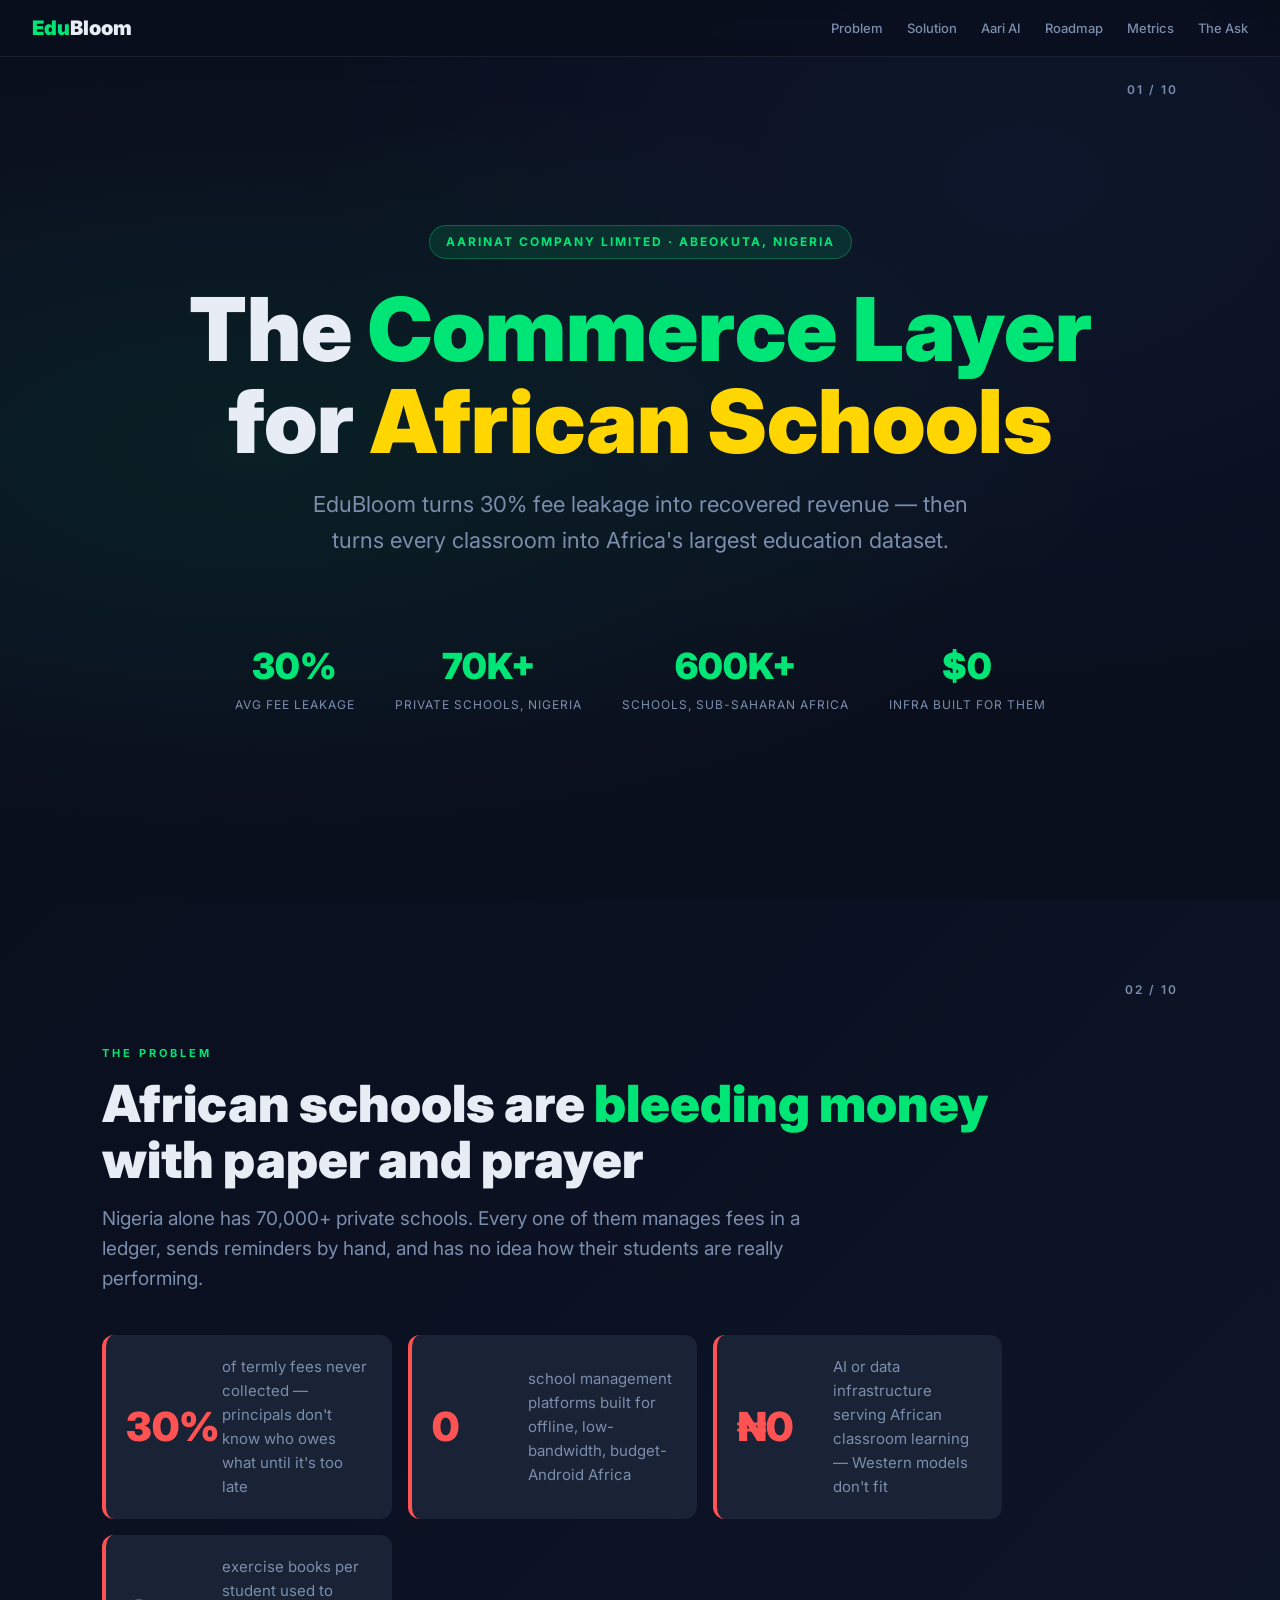
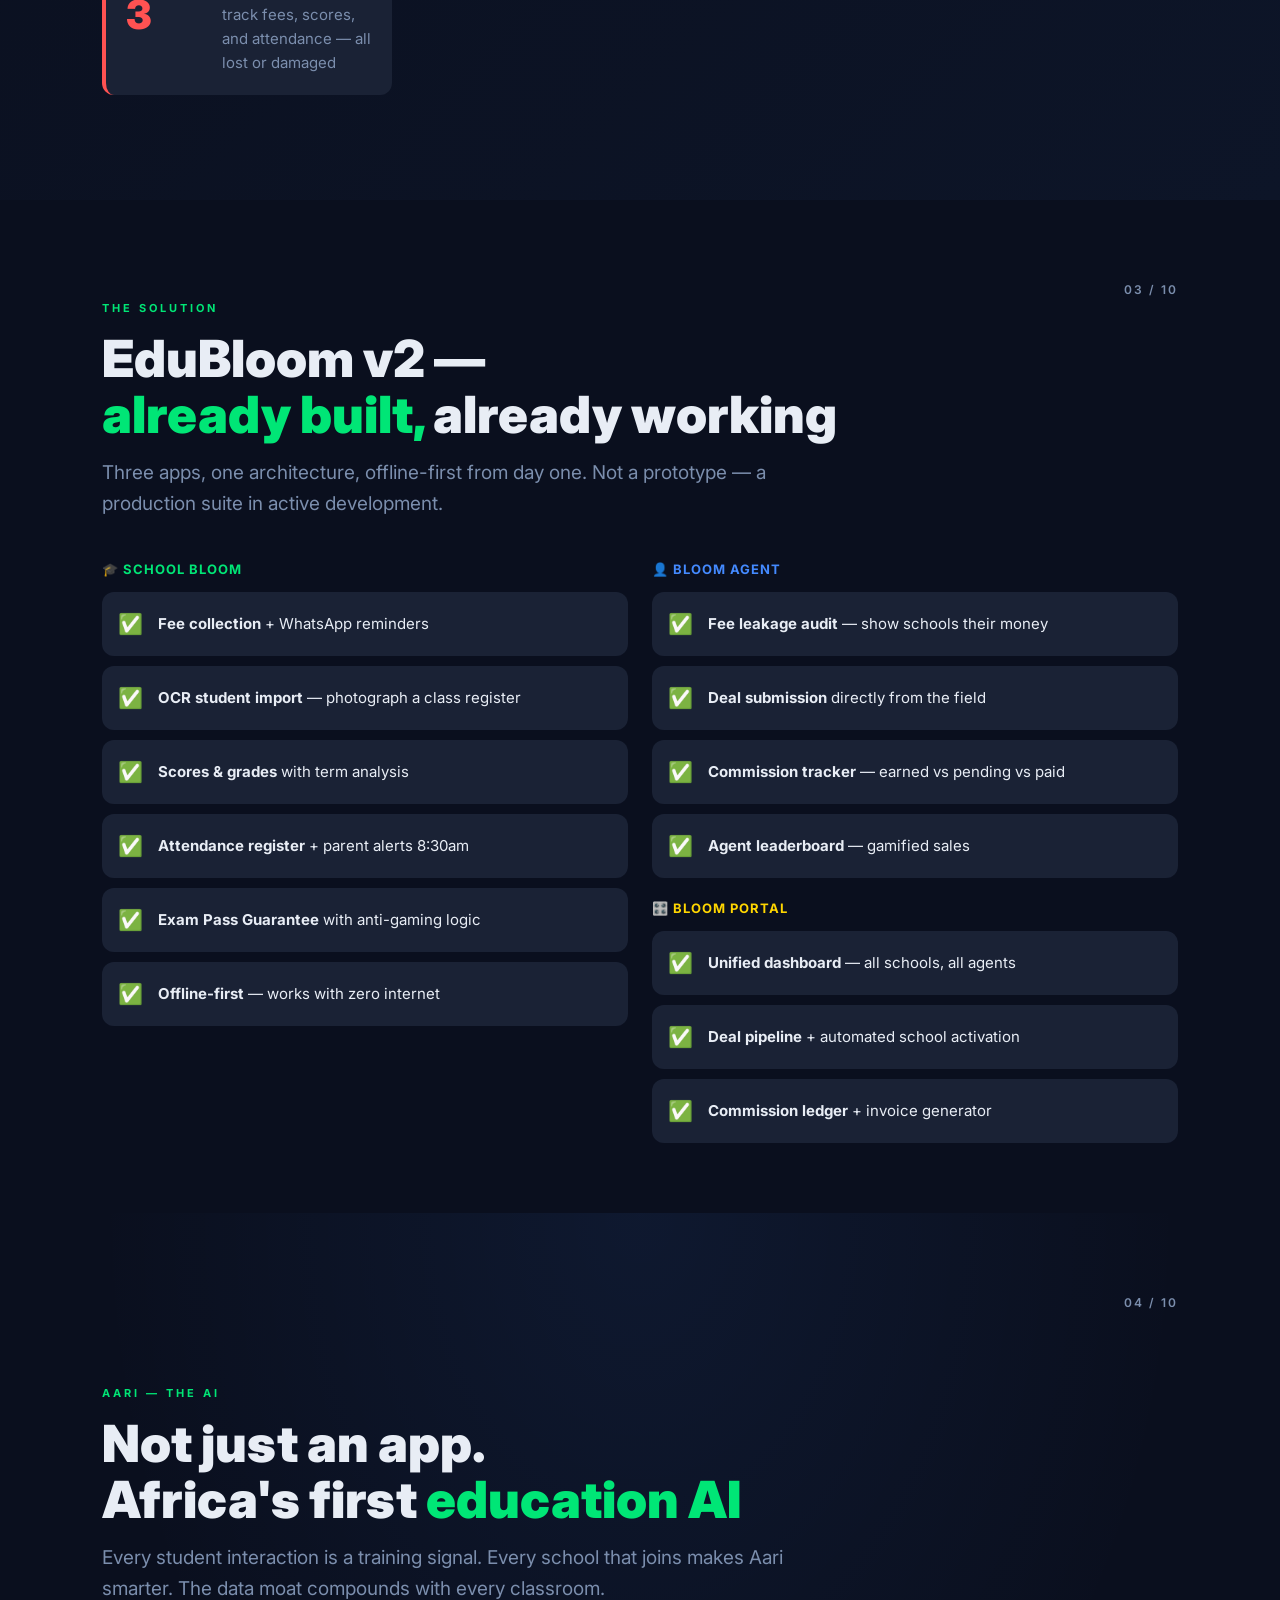
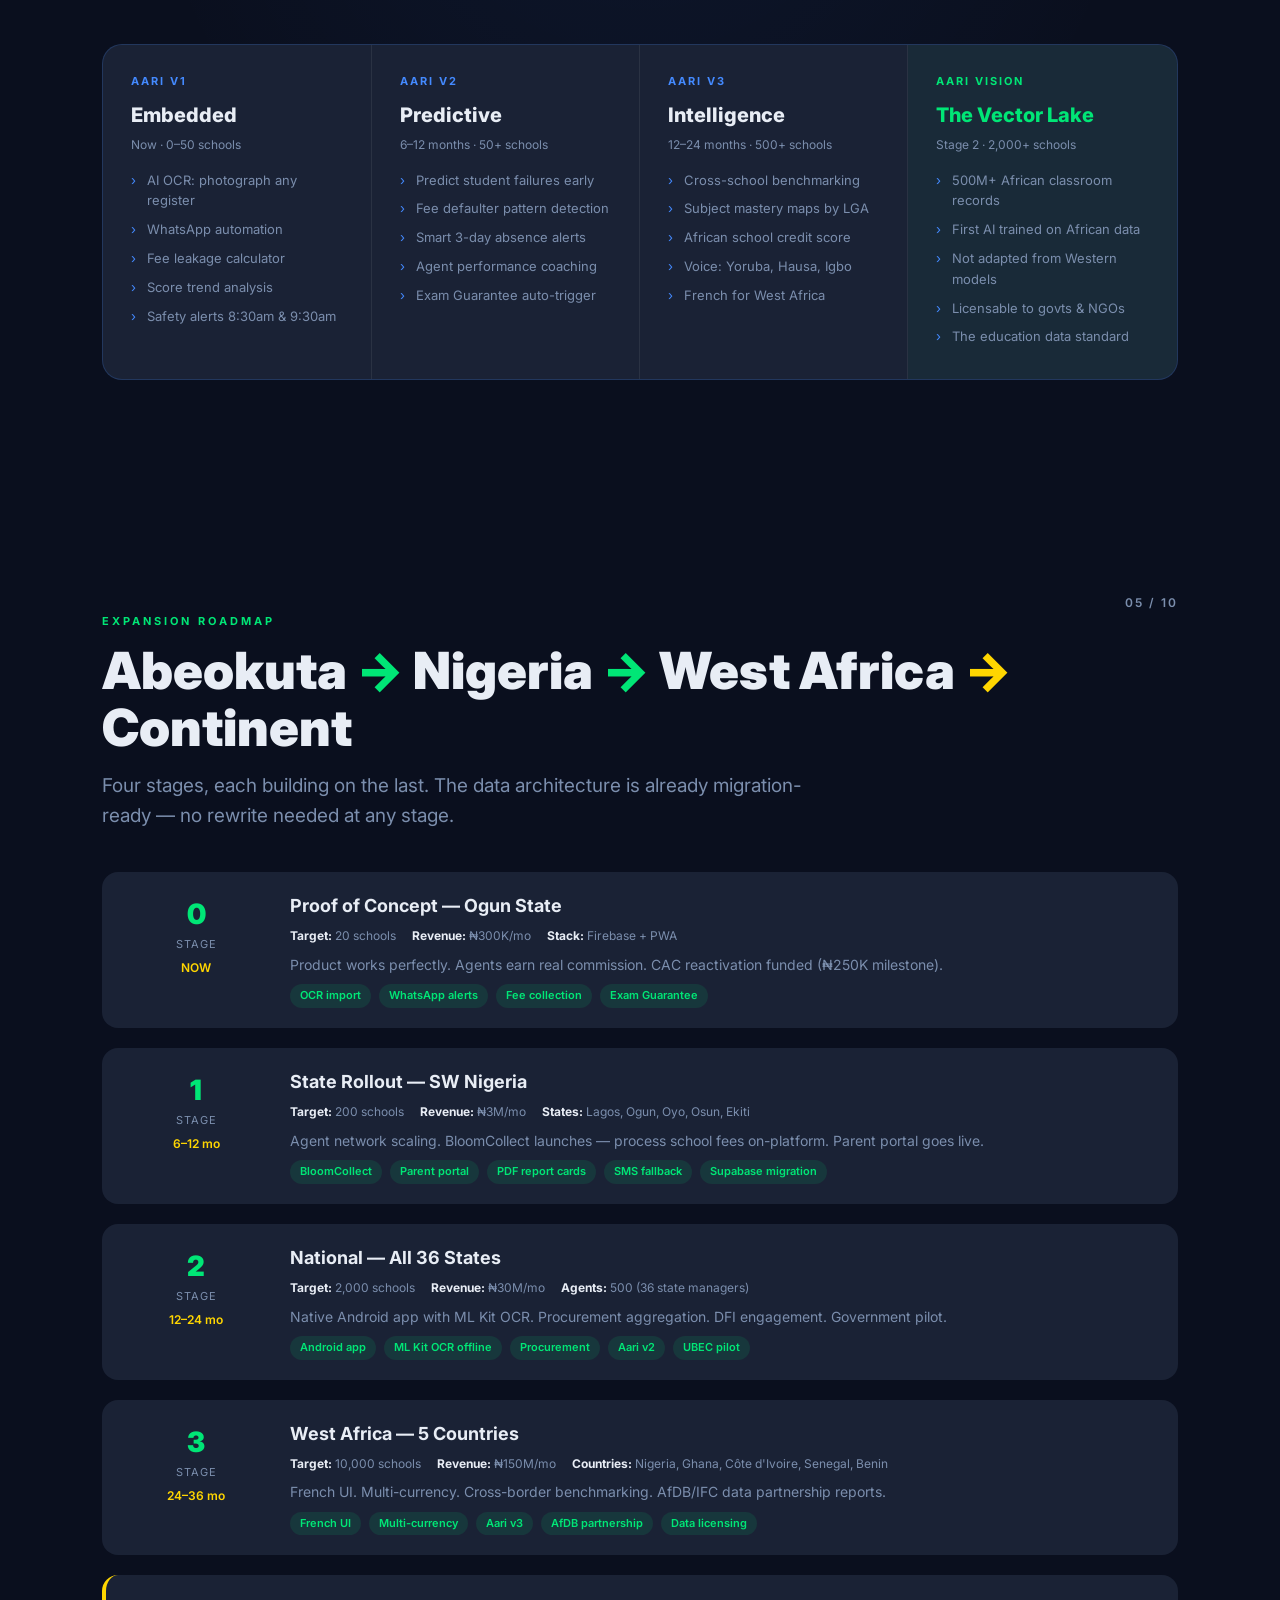
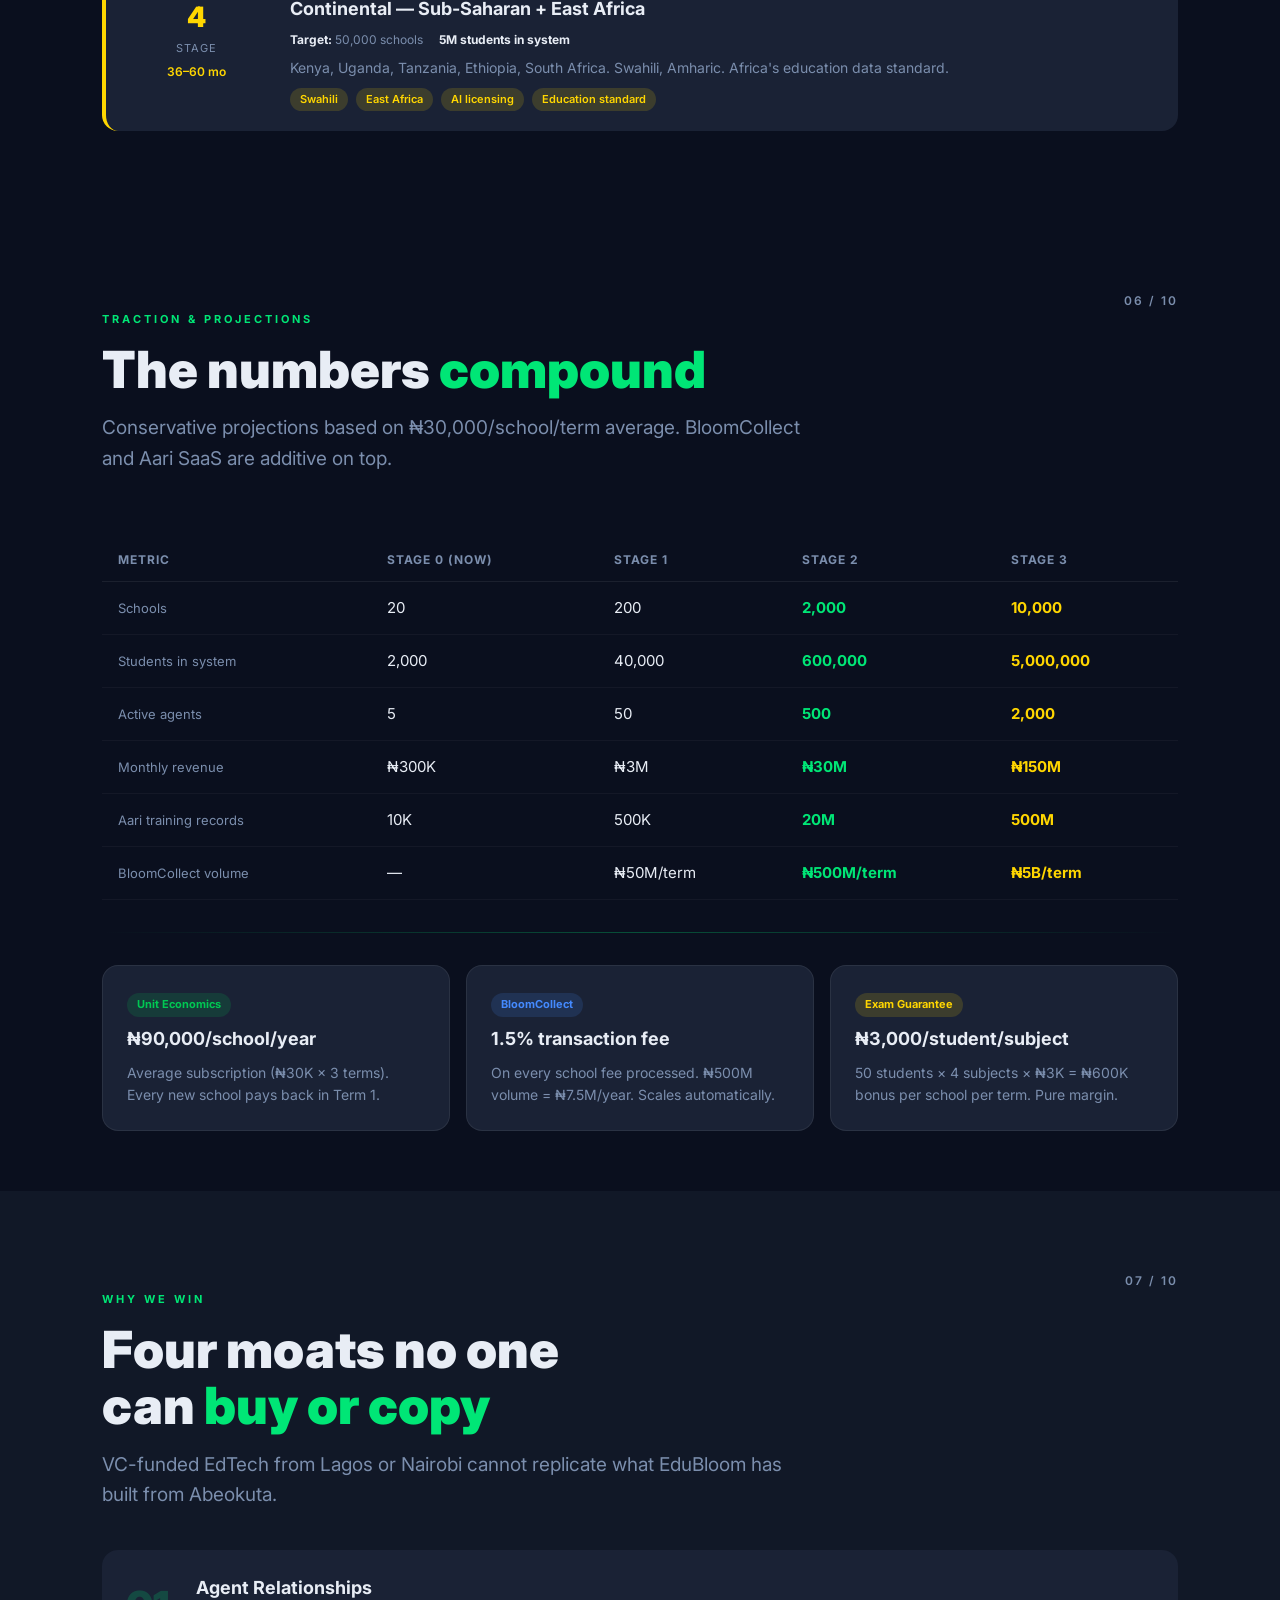
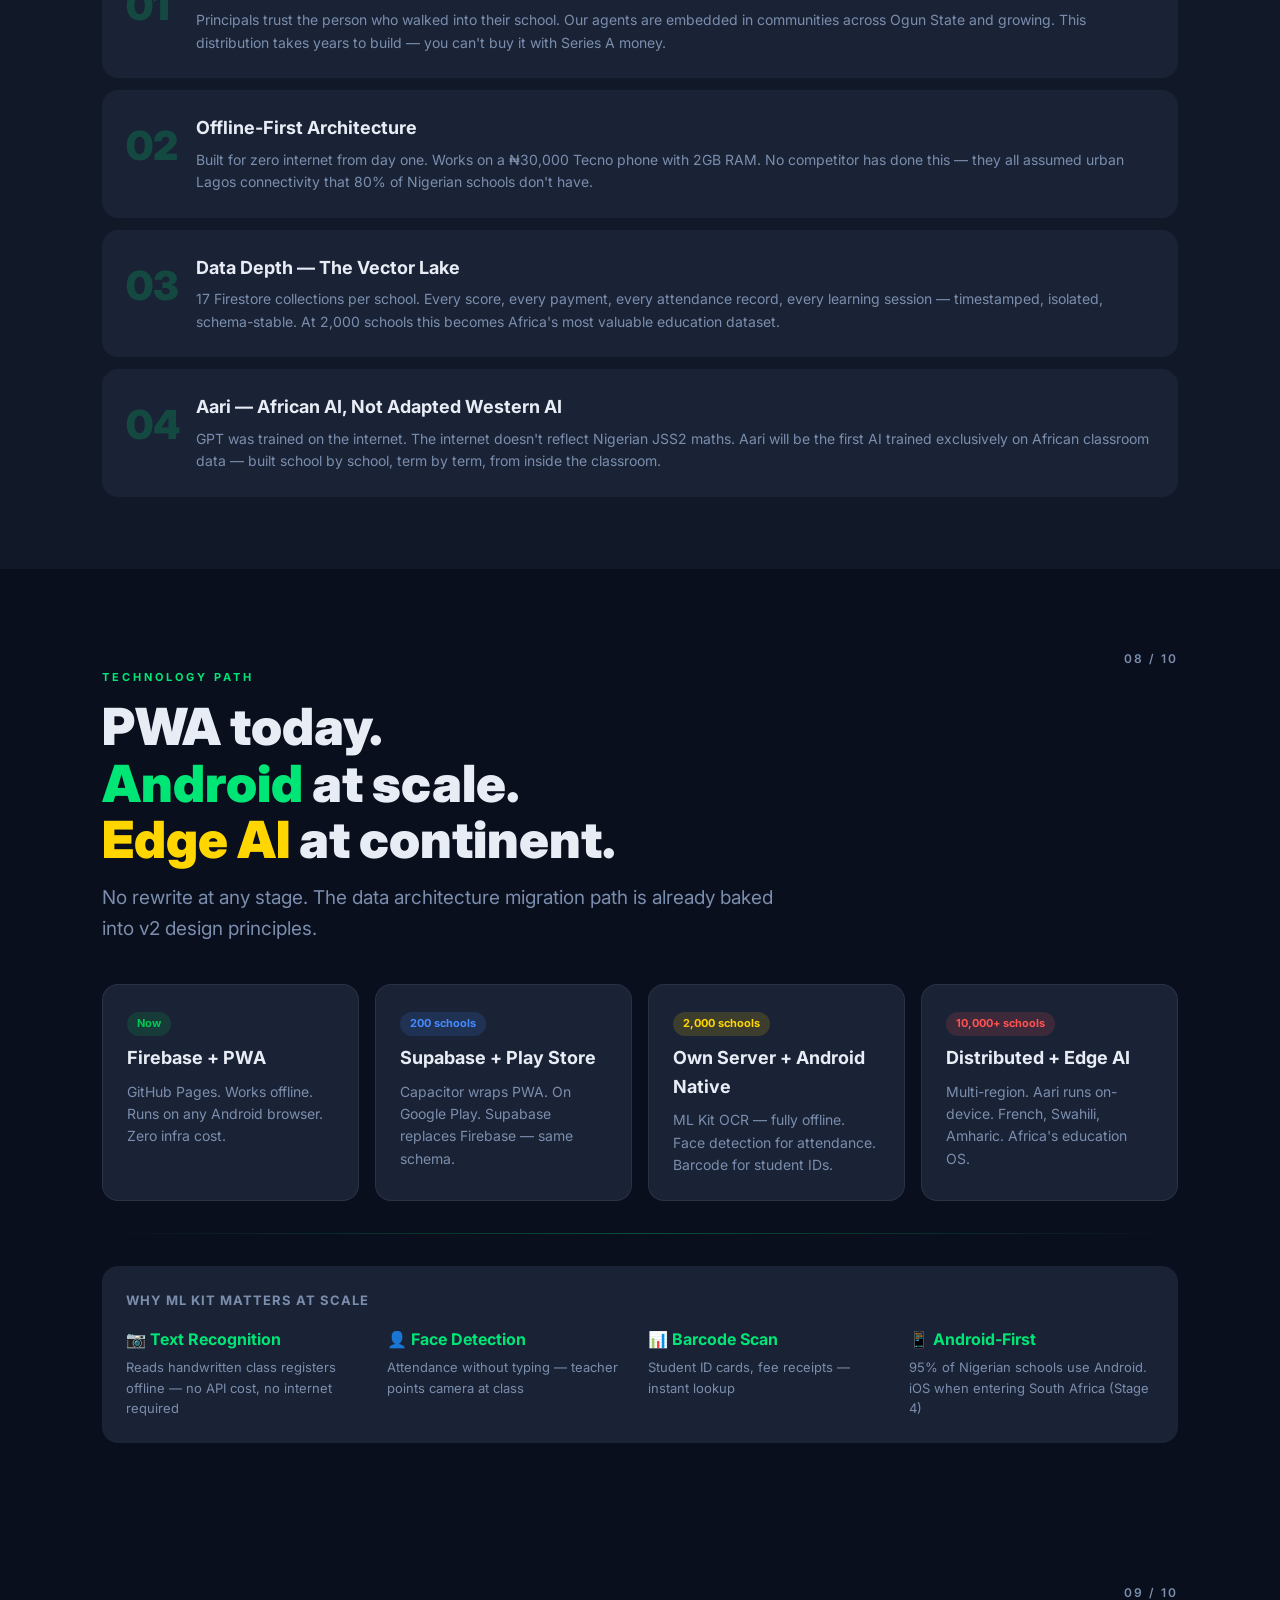
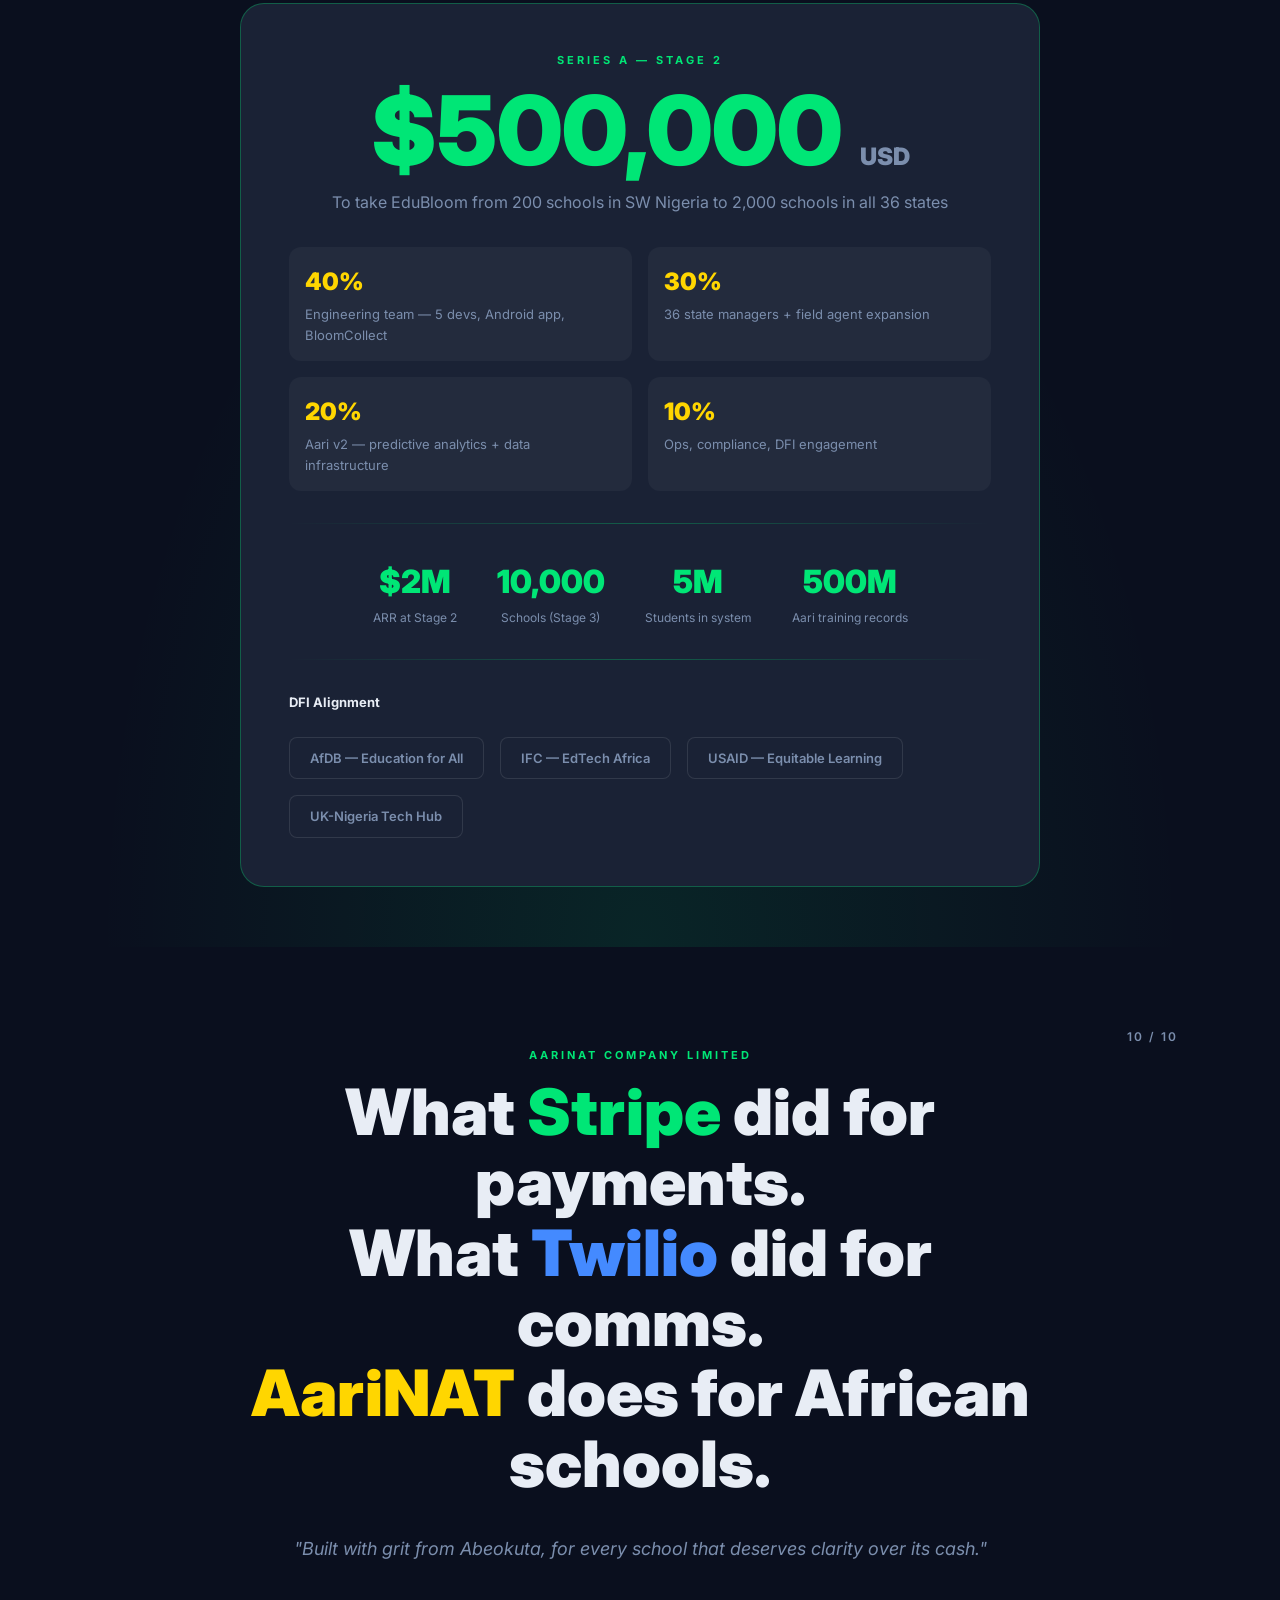
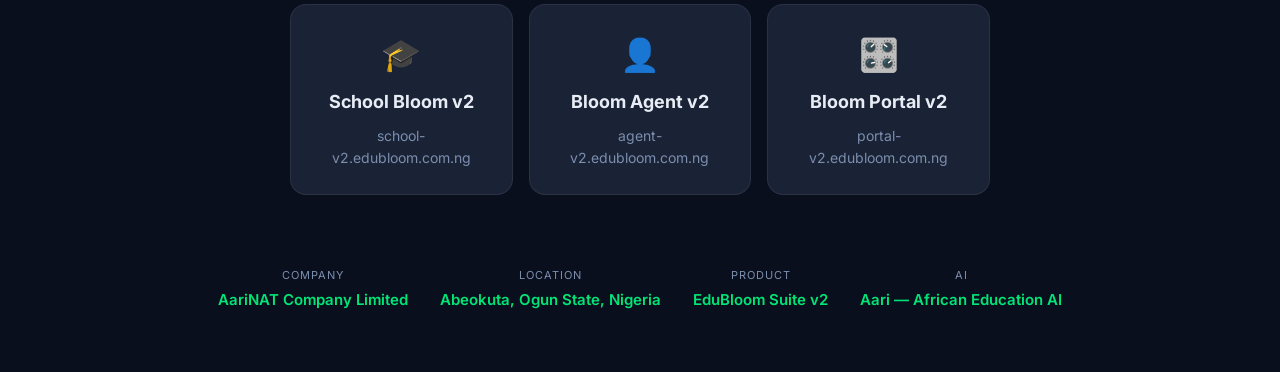
<file: PITCH_DECK.html>
<!DOCTYPE html>
<html lang="en">
<head>
<meta charset="UTF-8"/>
<meta name="viewport" content="width=device-width,initial-scale=1"/>
<title>EduBloom — Africa Expansion Pitch Deck</title>
<style>
  @import url('https://fonts.googleapis.com/css2?family=Inter:wght@300;400;600;700;900&display=swap');
  *{margin:0;padding:0;box-sizing:border-box;}
  :root{
    --green:#00C853;--dark:#0A0F1E;--mid:#111827;--card:#1A2235;
    --accent:#00E676;--gold:#FFD600;--text:#E8EDF5;--muted:#7B8EAD;
    --red:#FF5252;--blue:#448AFF;
  }
  html{scroll-behavior:smooth;}
  body{font-family:'Inter',sans-serif;background:var(--dark);color:var(--text);line-height:1.6;}

  /* NAV */
  nav{position:fixed;top:0;left:0;right:0;z-index:100;background:rgba(10,15,30,0.95);
      backdrop-filter:blur(10px);border-bottom:1px solid rgba(255,255,255,0.07);
      padding:12px 32px;display:flex;align-items:center;justify-content:space-between;}
  .nav-logo{font-size:20px;font-weight:900;color:var(--accent);}
  .nav-logo span{color:var(--text);}
  .nav-links{display:flex;gap:24px;}
  .nav-links a{color:var(--muted);text-decoration:none;font-size:13px;font-weight:500;
               transition:color .2s;}
  .nav-links a:hover{color:var(--accent);}

  /* SLIDES */
  .slide{min-height:100vh;display:flex;flex-direction:column;justify-content:center;
         padding:100px 8% 60px;position:relative;overflow:hidden;}
  .slide-num{position:absolute;top:80px;right:8%;font-size:12px;color:var(--muted);
             font-weight:600;letter-spacing:2px;}

  /* HERO */
  .hero{background:radial-gradient(ellipse at 20% 50%,rgba(0,230,118,0.08) 0%,transparent 60%),
        radial-gradient(ellipse at 80% 20%,rgba(68,138,255,0.06) 0%,transparent 50%),var(--dark);
        text-align:center;align-items:center;}
  .hero-badge{display:inline-block;background:rgba(0,230,118,0.12);border:1px solid rgba(0,230,118,0.3);
              color:var(--accent);font-size:12px;font-weight:700;letter-spacing:2px;
              padding:6px 16px;border-radius:20px;margin-bottom:24px;text-transform:uppercase;}
  .hero h1{font-size:clamp(42px,7vw,88px);font-weight:900;line-height:1.05;margin-bottom:20px;}
  .hero h1 .green{color:var(--accent);}
  .hero h1 .gold{color:var(--gold);}
  .hero-sub{font-size:clamp(16px,2.5vw,22px);color:var(--muted);max-width:700px;margin:0 auto 40px;}
  .hero-stats{display:flex;gap:40px;justify-content:center;flex-wrap:wrap;margin-top:40px;}
  .hstat{text-align:center;}
  .hstat .num{font-size:36px;font-weight:900;color:var(--accent);}
  .hstat .lbl{font-size:12px;color:var(--muted);text-transform:uppercase;letter-spacing:1px;}

  /* SECTION HEADERS */
  .slide-label{font-size:11px;font-weight:700;letter-spacing:3px;text-transform:uppercase;
               color:var(--accent);margin-bottom:12px;}
  h2{font-size:clamp(30px,4vw,52px);font-weight:900;line-height:1.1;margin-bottom:16px;}
  h2 .accent{color:var(--accent);}
  h2 .gold{color:var(--gold);}
  .lead{font-size:clamp(15px,2vw,19px);color:var(--muted);max-width:700px;margin-bottom:40px;}

  /* CARDS */
  .card-grid{display:grid;gap:16px;}
  .card-grid.cols-2{grid-template-columns:repeat(auto-fit,minmax(280px,1fr));}
  .card-grid.cols-3{grid-template-columns:repeat(auto-fit,minmax(220px,1fr));}
  .card-grid.cols-4{grid-template-columns:repeat(auto-fit,minmax(200px,1fr));}
  .card{background:var(--card);border:1px solid rgba(255,255,255,0.07);border-radius:16px;
        padding:24px;transition:transform .2s,border-color .2s;}
  .card:hover{transform:translateY(-3px);border-color:rgba(0,230,118,0.3);}
  .card .icon{font-size:32px;margin-bottom:12px;}
  .card h3{font-size:18px;font-weight:700;margin-bottom:8px;}
  .card p{font-size:14px;color:var(--muted);}
  .card .tag{display:inline-block;font-size:11px;font-weight:700;padding:3px 10px;
             border-radius:20px;margin-bottom:8px;}
  .tag-green{background:rgba(0,200,83,0.15);color:var(--green);}
  .tag-blue{background:rgba(68,138,255,0.15);color:var(--blue);}
  .tag-gold{background:rgba(255,214,0,0.15);color:var(--gold);}
  .tag-red{background:rgba(255,82,82,0.15);color:var(--red);}

  /* PROBLEM */
  .problem{background:linear-gradient(135deg,#0A0F1E 0%,#0d1528 100%);}
  .problem-stat{display:flex;align-items:center;gap:16px;padding:20px;
                background:var(--card);border-radius:12px;border-left:4px solid var(--red);}
  .problem-stat .big{font-size:40px;font-weight:900;color:var(--red);min-width:80px;}
  .problem-stat p{color:var(--muted);font-size:15px;}

  /* SOLUTION */
  .solution-row{display:flex;align-items:center;gap:12px;padding:16px;
                background:var(--card);border-radius:12px;margin-bottom:10px;}
  .solution-row .check{color:var(--accent);font-size:20px;min-width:28px;}
  .solution-row p{font-size:15px;}
  .solution-row p strong{color:var(--text);}

  /* AARI */
  .aari{background:radial-gradient(ellipse at 50% 0%,rgba(68,138,255,0.08) 0%,transparent 60%),var(--dark);}
  .aari-stages{display:grid;grid-template-columns:repeat(auto-fit,minmax(220px,1fr));gap:0;}
  .aari-stage{padding:28px;border-right:1px solid rgba(255,255,255,0.07);position:relative;}
  .aari-stage:last-child{border-right:none;}
  .aari-stage .ver{font-size:11px;font-weight:700;letter-spacing:2px;color:var(--blue);
                   margin-bottom:8px;text-transform:uppercase;}
  .aari-stage h3{font-size:20px;font-weight:800;margin-bottom:4px;}
  .aari-stage .when{font-size:12px;color:var(--muted);margin-bottom:12px;}
  .aari-stage ul{list-style:none;padding:0;}
  .aari-stage ul li{font-size:13px;color:var(--muted);padding:4px 0;padding-left:16px;
                    position:relative;}
  .aari-stage ul li::before{content:"›";position:absolute;left:0;color:var(--blue);}
  .aari-container{background:var(--card);border:1px solid rgba(68,138,255,0.2);
                  border-radius:20px;overflow:hidden;}

  /* ROADMAP */
  .roadmap{background:var(--dark);}
  .stage-row{display:grid;grid-template-columns:140px 1fr;gap:24px;align-items:start;
             margin-bottom:20px;padding:20px;background:var(--card);border-radius:16px;
             border-left:4px solid transparent;transition:border-color .2s;}
  .stage-row:hover{border-left-color:var(--accent);}
  .stage-badge{text-align:center;}
  .stage-badge .s-num{font-size:28px;font-weight:900;color:var(--accent);}
  .stage-badge .s-lbl{font-size:11px;color:var(--muted);text-transform:uppercase;letter-spacing:1px;}
  .stage-badge .s-time{font-size:12px;color:var(--gold);font-weight:600;margin-top:4px;}
  .stage-content h3{font-size:18px;font-weight:700;margin-bottom:6px;}
  .stage-content .s-meta{display:flex;gap:16px;flex-wrap:wrap;margin-bottom:8px;}
  .stage-content .s-meta span{font-size:12px;color:var(--muted);}
  .stage-content .s-meta span strong{color:var(--text);}
  .stage-pills{display:flex;gap:8px;flex-wrap:wrap;margin-top:8px;}
  .pill{font-size:11px;padding:3px 10px;border-radius:20px;
        background:rgba(0,230,118,0.1);color:var(--accent);font-weight:600;}

  /* METRICS */
  .metrics-table{width:100%;border-collapse:collapse;margin-top:24px;}
  .metrics-table th{text-align:left;padding:12px 16px;font-size:12px;font-weight:700;
                    letter-spacing:1px;text-transform:uppercase;color:var(--muted);
                    border-bottom:1px solid rgba(255,255,255,0.07);}
  .metrics-table td{padding:14px 16px;font-size:15px;border-bottom:1px solid rgba(255,255,255,0.04);}
  .metrics-table tr:hover td{background:rgba(255,255,255,0.02);}
  .metrics-table td:first-child{color:var(--muted);font-size:13px;}
  .metrics-table .highlight{color:var(--accent);font-weight:700;}
  .metrics-table .gold{color:var(--gold);font-weight:700;}

  /* MOAT */
  .moat-item{display:flex;gap:20px;padding:24px;background:var(--card);
             border-radius:16px;margin-bottom:12px;}
  .moat-item .m-num{font-size:40px;font-weight:900;color:rgba(0,230,118,0.2);min-width:50px;}
  .moat-item h3{font-size:18px;font-weight:700;margin-bottom:6px;}
  .moat-item p{font-size:14px;color:var(--muted);}

  /* ASK */
  .ask{background:radial-gradient(ellipse at 50% 100%,rgba(0,230,118,0.1) 0%,transparent 60%),var(--dark);
       text-align:center;align-items:center;}
  .ask-box{background:var(--card);border:1px solid rgba(0,230,118,0.3);border-radius:24px;
           padding:48px;max-width:800px;margin:0 auto;}
  .ask-amount{font-size:clamp(48px,8vw,96px);font-weight:900;color:var(--accent);line-height:1;}
  .ask-amount small{font-size:24px;color:var(--muted);}
  .use-grid{display:grid;grid-template-columns:1fr 1fr;gap:16px;margin:32px 0;text-align:left;}
  .use-item{padding:16px;background:rgba(255,255,255,0.04);border-radius:12px;}
  .use-item .u-pct{font-size:24px;font-weight:900;color:var(--gold);}
  .use-item .u-lbl{font-size:13px;color:var(--muted);margin-top:2px;}
  .return-row{display:flex;justify-content:center;gap:40px;flex-wrap:wrap;margin-top:24px;}
  .ret-stat .r-num{font-size:32px;font-weight:900;color:var(--accent);}
  .ret-stat .r-lbl{font-size:12px;color:var(--muted);}

  /* FOOTER SLIDE */
  .closing{background:var(--dark);text-align:center;align-items:center;}
  .closing h2{font-size:clamp(28px,5vw,64px);font-weight:900;line-height:1.1;max-width:800px;}
  .closing .tagline{font-size:18px;color:var(--muted);margin:20px 0 40px;font-style:italic;}
  .contact-row{display:flex;gap:32px;justify-content:center;flex-wrap:wrap;margin-top:32px;}
  .contact-item{text-align:center;}
  .contact-item .c-lbl{font-size:11px;color:var(--muted);letter-spacing:1px;text-transform:uppercase;}
  .contact-item .c-val{font-size:15px;font-weight:600;color:var(--accent);margin-top:4px;}

  /* DFI LOGOS */
  .dfi-row{display:flex;gap:16px;flex-wrap:wrap;margin-top:24px;}
  .dfi-tag{padding:10px 20px;background:var(--card);border:1px solid rgba(255,255,255,0.1);
           border-radius:8px;font-size:13px;font-weight:600;color:var(--muted);}

  /* DIVIDER */
  .divider{height:1px;background:linear-gradient(90deg,transparent,rgba(0,230,118,0.3),transparent);
           margin:32px 0;}

  /* RESPONSIVE */
  @media(max-width:768px){
    .slide{padding:80px 5% 48px;}
    .aari-stages{grid-template-columns:1fr;}
    .aari-stage{border-right:none;border-bottom:1px solid rgba(255,255,255,0.07);}
    .stage-row{grid-template-columns:1fr;}
    .use-grid{grid-template-columns:1fr;}
    nav .nav-links{display:none;}
  }
</style>
</head>
<body>

<!-- NAV -->
<nav>
  <div class="nav-logo">Edu<span>Bloom</span></div>
  <div class="nav-links">
    <a href="#problem">Problem</a>
    <a href="#solution">Solution</a>
    <a href="#aari">Aari AI</a>
    <a href="#roadmap">Roadmap</a>
    <a href="#metrics">Metrics</a>
    <a href="#ask">The Ask</a>
  </div>
</nav>

<!-- SLIDE 1: HERO -->
<section class="slide hero">
  <div class="slide-num">01 / 10</div>
  <div class="hero-badge">AariNAT Company Limited · Abeokuta, Nigeria</div>
  <h1>The <span class="green">Commerce Layer</span><br>for <span class="gold">African Schools</span></h1>
  <p class="hero-sub">EduBloom turns 30% fee leakage into recovered revenue — then turns every classroom into Africa's largest education dataset.</p>
  <div class="hero-stats">
    <div class="hstat"><div class="num">30%</div><div class="lbl">Avg Fee Leakage</div></div>
    <div class="hstat"><div class="num">70K+</div><div class="lbl">Private Schools, Nigeria</div></div>
    <div class="hstat"><div class="num">600K+</div><div class="lbl">Schools, Sub-Saharan Africa</div></div>
    <div class="hstat"><div class="num">$0</div><div class="lbl">Infra Built for Them</div></div>
  </div>
</section>

<!-- SLIDE 2: PROBLEM -->
<section id="problem" class="slide problem">
  <div class="slide-num">02 / 10</div>
  <div class="slide-label">The Problem</div>
  <h2>African schools are <span class="accent">bleeding money</span><br>with paper and prayer</h2>
  <p class="lead">Nigeria alone has 70,000+ private schools. Every one of them manages fees in a ledger, sends reminders by hand, and has no idea how their students are really performing.</p>
  <div class="card-grid cols-2" style="max-width:900px;">
    <div class="problem-stat"><div class="big">30%</div><p>of termly fees never collected — principals don't know who owes what until it's too late</p></div>
    <div class="problem-stat"><div class="big">0</div><p>school management platforms built for offline, low-bandwidth, budget-Android Africa</p></div>
    <div class="problem-stat"><div class="big">₦0</div><p>AI or data infrastructure serving African classroom learning — Western models don't fit</p></div>
    <div class="problem-stat"><div class="big">3</div><p>exercise books per student used to track fees, scores, and attendance — all lost or damaged</p></div>
  </div>
</section>

<!-- SLIDE 3: SOLUTION -->
<section id="solution" class="slide">
  <div class="slide-num">03 / 10</div>
  <div class="slide-label">The Solution</div>
  <h2>EduBloom v2 —<br><span class="accent">already built,</span> already working</h2>
  <p class="lead">Three apps, one architecture, offline-first from day one. Not a prototype — a production suite in active development.</p>
  <div style="display:grid;grid-template-columns:repeat(auto-fit,minmax(280px,1fr));gap:24px;">
    <div>
      <div style="font-size:13px;font-weight:700;color:var(--accent);margin-bottom:12px;letter-spacing:1px;">🎓 SCHOOL BLOOM</div>
      <div class="solution-row"><div class="check">✅</div><p><strong>Fee collection</strong> + WhatsApp reminders</p></div>
      <div class="solution-row"><div class="check">✅</div><p><strong>OCR student import</strong> — photograph a class register</p></div>
      <div class="solution-row"><div class="check">✅</div><p><strong>Scores & grades</strong> with term analysis</p></div>
      <div class="solution-row"><div class="check">✅</div><p><strong>Attendance register</strong> + parent alerts 8:30am</p></div>
      <div class="solution-row"><div class="check">✅</div><p><strong>Exam Pass Guarantee</strong> with anti-gaming logic</p></div>
      <div class="solution-row"><div class="check">✅</div><p><strong>Offline-first</strong> — works with zero internet</p></div>
    </div>
    <div>
      <div style="font-size:13px;font-weight:700;color:var(--blue);margin-bottom:12px;letter-spacing:1px;">👤 BLOOM AGENT</div>
      <div class="solution-row"><div class="check" style="color:var(--blue);">✅</div><p><strong>Fee leakage audit</strong> — show schools their money</p></div>
      <div class="solution-row"><div class="check" style="color:var(--blue);">✅</div><p><strong>Deal submission</strong> directly from the field</p></div>
      <div class="solution-row"><div class="check" style="color:var(--blue);">✅</div><p><strong>Commission tracker</strong> — earned vs pending vs paid</p></div>
      <div class="solution-row"><div class="check" style="color:var(--blue);">✅</div><p><strong>Agent leaderboard</strong> — gamified sales</p></div>
      <div style="font-size:13px;font-weight:700;color:var(--gold);margin-bottom:12px;margin-top:20px;letter-spacing:1px;">🎛️ BLOOM PORTAL</div>
      <div class="solution-row"><div class="check" style="color:var(--gold);">✅</div><p><strong>Unified dashboard</strong> — all schools, all agents</p></div>
      <div class="solution-row"><div class="check" style="color:var(--gold);">✅</div><p><strong>Deal pipeline</strong> + automated school activation</p></div>
      <div class="solution-row"><div class="check" style="color:var(--gold);">✅</div><p><strong>Commission ledger</strong> + invoice generator</p></div>
    </div>
  </div>
</section>

<!-- SLIDE 4: AARI -->
<section id="aari" class="slide aari">
  <div class="slide-num">04 / 10</div>
  <div class="slide-label">Aari — The AI</div>
  <h2>Not just an app.<br>Africa's first <span class="accent">education AI</span></h2>
  <p class="lead">Every student interaction is a training signal. Every school that joins makes Aari smarter. The data moat compounds with every classroom.</p>
  <div class="aari-container">
    <div class="aari-stages">
      <div class="aari-stage">
        <div class="ver">Aari v1</div>
        <h3>Embedded</h3>
        <div class="when">Now · 0–50 schools</div>
        <ul>
          <li>AI OCR: photograph any register</li>
          <li>WhatsApp automation</li>
          <li>Fee leakage calculator</li>
          <li>Score trend analysis</li>
          <li>Safety alerts 8:30am & 9:30am</li>
        </ul>
      </div>
      <div class="aari-stage">
        <div class="ver">Aari v2</div>
        <h3>Predictive</h3>
        <div class="when">6–12 months · 50+ schools</div>
        <ul>
          <li>Predict student failures early</li>
          <li>Fee defaulter pattern detection</li>
          <li>Smart 3-day absence alerts</li>
          <li>Agent performance coaching</li>
          <li>Exam Guarantee auto-trigger</li>
        </ul>
      </div>
      <div class="aari-stage">
        <div class="ver">Aari v3</div>
        <h3>Intelligence</h3>
        <div class="when">12–24 months · 500+ schools</div>
        <ul>
          <li>Cross-school benchmarking</li>
          <li>Subject mastery maps by LGA</li>
          <li>African school credit score</li>
          <li>Voice: Yoruba, Hausa, Igbo</li>
          <li>French for West Africa</li>
        </ul>
      </div>
      <div class="aari-stage" style="background:rgba(0,230,118,0.04);">
        <div class="ver" style="color:var(--accent);">Aari Vision</div>
        <h3 style="color:var(--accent);">The Vector Lake</h3>
        <div class="when">Stage 2 · 2,000+ schools</div>
        <ul>
          <li>500M+ African classroom records</li>
          <li>First AI trained on African data</li>
          <li>Not adapted from Western models</li>
          <li>Licensable to govts & NGOs</li>
          <li>The education data standard</li>
        </ul>
      </div>
    </div>
  </div>
</section>

<!-- SLIDE 5: ROADMAP -->
<section id="roadmap" class="slide roadmap">
  <div class="slide-num">05 / 10</div>
  <div class="slide-label">Expansion Roadmap</div>
  <h2>Abeokuta <span class="accent">→</span> Nigeria <span class="accent">→</span> West Africa <span class="gold">→</span> Continent</h2>
  <p class="lead">Four stages, each building on the last. The data architecture is already migration-ready — no rewrite needed at any stage.</p>

  <div class="stage-row">
    <div class="stage-badge"><div class="s-num">0</div><div class="s-lbl">Stage</div><div class="s-time">NOW</div></div>
    <div class="stage-content">
      <h3>Proof of Concept — Ogun State</h3>
      <div class="s-meta"><span><strong>Target:</strong> 20 schools</span><span><strong>Revenue:</strong> ₦300K/mo</span><span><strong>Stack:</strong> Firebase + PWA</span></div>
      <p style="font-size:14px;color:var(--muted);">Product works perfectly. Agents earn real commission. CAC reactivation funded (₦250K milestone).</p>
      <div class="stage-pills"><span class="pill">OCR import</span><span class="pill">WhatsApp alerts</span><span class="pill">Fee collection</span><span class="pill">Exam Guarantee</span></div>
    </div>
  </div>

  <div class="stage-row">
    <div class="stage-badge"><div class="s-num">1</div><div class="s-lbl">Stage</div><div class="s-time">6–12 mo</div></div>
    <div class="stage-content">
      <h3>State Rollout — SW Nigeria</h3>
      <div class="s-meta"><span><strong>Target:</strong> 200 schools</span><span><strong>Revenue:</strong> ₦3M/mo</span><span><strong>States:</strong> Lagos, Ogun, Oyo, Osun, Ekiti</span></div>
      <p style="font-size:14px;color:var(--muted);">Agent network scaling. BloomCollect launches — process school fees on-platform. Parent portal goes live.</p>
      <div class="stage-pills"><span class="pill">BloomCollect</span><span class="pill">Parent portal</span><span class="pill">PDF report cards</span><span class="pill">SMS fallback</span><span class="pill">Supabase migration</span></div>
    </div>
  </div>

  <div class="stage-row">
    <div class="stage-badge"><div class="s-num">2</div><div class="s-lbl">Stage</div><div class="s-time">12–24 mo</div></div>
    <div class="stage-content">
      <h3>National — All 36 States</h3>
      <div class="s-meta"><span><strong>Target:</strong> 2,000 schools</span><span><strong>Revenue:</strong> ₦30M/mo</span><span><strong>Agents:</strong> 500 (36 state managers)</span></div>
      <p style="font-size:14px;color:var(--muted);">Native Android app with ML Kit OCR. Procurement aggregation. DFI engagement. Government pilot.</p>
      <div class="stage-pills"><span class="pill">Android app</span><span class="pill">ML Kit OCR offline</span><span class="pill">Procurement</span><span class="pill">Aari v2</span><span class="pill">UBEC pilot</span></div>
    </div>
  </div>

  <div class="stage-row">
    <div class="stage-badge"><div class="s-num">3</div><div class="s-lbl">Stage</div><div class="s-time">24–36 mo</div></div>
    <div class="stage-content">
      <h3>West Africa — 5 Countries</h3>
      <div class="s-meta"><span><strong>Target:</strong> 10,000 schools</span><span><strong>Revenue:</strong> ₦150M/mo</span><span><strong>Countries:</strong> Nigeria, Ghana, Côte d'Ivoire, Senegal, Benin</span></div>
      <p style="font-size:14px;color:var(--muted);">French UI. Multi-currency. Cross-border benchmarking. AfDB/IFC data partnership reports.</p>
      <div class="stage-pills"><span class="pill">French UI</span><span class="pill">Multi-currency</span><span class="pill">Aari v3</span><span class="pill">AfDB partnership</span><span class="pill">Data licensing</span></div>
    </div>
  </div>

  <div class="stage-row" style="border-left-color:var(--gold);">
    <div class="stage-badge"><div class="s-num" style="color:var(--gold);">4</div><div class="s-lbl">Stage</div><div class="s-time">36–60 mo</div></div>
    <div class="stage-content">
      <h3>Continental — Sub-Saharan + East Africa</h3>
      <div class="s-meta"><span><strong>Target:</strong> 50,000 schools</span><span><strong>5M students in system</strong></span></div>
      <p style="font-size:14px;color:var(--muted);">Kenya, Uganda, Tanzania, Ethiopia, South Africa. Swahili, Amharic. Africa's education data standard.</p>
      <div class="stage-pills"><span class="pill" style="background:rgba(255,214,0,0.15);color:var(--gold);">Swahili</span><span class="pill" style="background:rgba(255,214,0,0.15);color:var(--gold);">East Africa</span><span class="pill" style="background:rgba(255,214,0,0.15);color:var(--gold);">AI licensing</span><span class="pill" style="background:rgba(255,214,0,0.15);color:var(--gold);">Education standard</span></div>
    </div>
  </div>
</section>

<!-- SLIDE 6: METRICS -->
<section id="metrics" class="slide">
  <div class="slide-num">06 / 10</div>
  <div class="slide-label">Traction & Projections</div>
  <h2>The numbers <span class="accent">compound</span></h2>
  <p class="lead">Conservative projections based on ₦30,000/school/term average. BloomCollect and Aari SaaS are additive on top.</p>
  <table class="metrics-table">
    <thead>
      <tr><th>Metric</th><th>Stage 0 (Now)</th><th>Stage 1</th><th>Stage 2</th><th>Stage 3</th></tr>
    </thead>
    <tbody>
      <tr><td>Schools</td><td>20</td><td>200</td><td class="highlight">2,000</td><td class="gold">10,000</td></tr>
      <tr><td>Students in system</td><td>2,000</td><td>40,000</td><td class="highlight">600,000</td><td class="gold">5,000,000</td></tr>
      <tr><td>Active agents</td><td>5</td><td>50</td><td class="highlight">500</td><td class="gold">2,000</td></tr>
      <tr><td>Monthly revenue</td><td>₦300K</td><td>₦3M</td><td class="highlight">₦30M</td><td class="gold">₦150M</td></tr>
      <tr><td>Aari training records</td><td>10K</td><td>500K</td><td class="highlight">20M</td><td class="gold">500M</td></tr>
      <tr><td>BloomCollect volume</td><td>—</td><td>₦50M/term</td><td class="highlight">₦500M/term</td><td class="gold">₦5B/term</td></tr>
    </tbody>
  </table>
  <div class="divider"></div>
  <div class="card-grid cols-3">
    <div class="card">
      <div class="tag tag-green">Unit Economics</div>
      <h3>₦90,000/school/year</h3>
      <p>Average subscription (₦30K × 3 terms). Every new school pays back in Term 1.</p>
    </div>
    <div class="card">
      <div class="tag tag-blue">BloomCollect</div>
      <h3>1.5% transaction fee</h3>
      <p>On every school fee processed. ₦500M volume = ₦7.5M/year. Scales automatically.</p>
    </div>
    <div class="card">
      <div class="tag tag-gold">Exam Guarantee</div>
      <h3>₦3,000/student/subject</h3>
      <p>50 students × 4 subjects × ₦3K = ₦600K bonus per school per term. Pure margin.</p>
    </div>
  </div>
</section>

<!-- SLIDE 7: THE MOAT -->
<section class="slide" style="background:var(--mid);">
  <div class="slide-num">07 / 10</div>
  <div class="slide-label">Why We Win</div>
  <h2>Four moats no one<br>can <span class="accent">buy or copy</span></h2>
  <p class="lead">VC-funded EdTech from Lagos or Nairobi cannot replicate what EduBloom has built from Abeokuta.</p>
  <div class="moat-item">
    <div class="m-num">01</div>
    <div><h3>Agent Relationships</h3><p>Principals trust the person who walked into their school. Our agents are embedded in communities across Ogun State and growing. This distribution takes years to build — you can't buy it with Series A money.</p></div>
  </div>
  <div class="moat-item">
    <div class="m-num">02</div>
    <div><h3>Offline-First Architecture</h3><p>Built for zero internet from day one. Works on a ₦30,000 Tecno phone with 2GB RAM. No competitor has done this — they all assumed urban Lagos connectivity that 80% of Nigerian schools don't have.</p></div>
  </div>
  <div class="moat-item">
    <div class="m-num">03</div>
    <div><h3>Data Depth — The Vector Lake</h3><p>17 Firestore collections per school. Every score, every payment, every attendance record, every learning session — timestamped, isolated, schema-stable. At 2,000 schools this becomes Africa's most valuable education dataset.</p></div>
  </div>
  <div class="moat-item">
    <div class="m-num">04</div>
    <div><h3>Aari — African AI, Not Adapted Western AI</h3><p>GPT was trained on the internet. The internet doesn't reflect Nigerian JSS2 maths. Aari will be the first AI trained exclusively on African classroom data — built school by school, term by term, from inside the classroom.</p></div>
  </div>
</section>

<!-- SLIDE 8: ANDROID / TECH -->
<section class="slide">
  <div class="slide-num">08 / 10</div>
  <div class="slide-label">Technology Path</div>
  <h2>PWA today.<br><span class="accent">Android</span> at scale.<br><span class="gold">Edge AI</span> at continent.</h2>
  <p class="lead">No rewrite at any stage. The data architecture migration path is already baked into v2 design principles.</p>
  <div class="card-grid cols-4">
    <div class="card"><div class="tag tag-green">Now</div><h3>Firebase + PWA</h3><p>GitHub Pages. Works offline. Runs on any Android browser. Zero infra cost.</p></div>
    <div class="card"><div class="tag tag-blue">200 schools</div><h3>Supabase + Play Store</h3><p>Capacitor wraps PWA. On Google Play. Supabase replaces Firebase — same schema.</p></div>
    <div class="card"><div class="tag tag-gold">2,000 schools</div><h3>Own Server + Android Native</h3><p>ML Kit OCR — fully offline. Face detection for attendance. Barcode for student IDs.</p></div>
    <div class="card"><div class="tag tag-red">10,000+ schools</div><h3>Distributed + Edge AI</h3><p>Multi-region. Aari runs on-device. French, Swahili, Amharic. Africa's education OS.</p></div>
  </div>
  <div class="divider"></div>
  <div style="background:var(--card);border-radius:16px;padding:24px;">
    <div style="font-size:13px;font-weight:700;color:var(--muted);letter-spacing:1px;margin-bottom:16px;text-transform:uppercase;">Why ML Kit Matters at Scale</div>
    <div style="display:grid;grid-template-columns:repeat(auto-fit,minmax(200px,1fr));gap:16px;">
      <div><div style="color:var(--accent);font-weight:700;margin-bottom:4px;">📷 Text Recognition</div><div style="font-size:13px;color:var(--muted);">Reads handwritten class registers offline — no API cost, no internet required</div></div>
      <div><div style="color:var(--accent);font-weight:700;margin-bottom:4px;">👤 Face Detection</div><div style="font-size:13px;color:var(--muted);">Attendance without typing — teacher points camera at class</div></div>
      <div><div style="color:var(--accent);font-weight:700;margin-bottom:4px;">📊 Barcode Scan</div><div style="font-size:13px;color:var(--muted);">Student ID cards, fee receipts — instant lookup</div></div>
      <div><div style="color:var(--accent);font-weight:700;margin-bottom:4px;">📱 Android-First</div><div style="font-size:13px;color:var(--muted);">95% of Nigerian schools use Android. iOS when entering South Africa (Stage 4)</div></div>
    </div>
  </div>
</section>

<!-- SLIDE 9: THE ASK -->
<section id="ask" class="slide ask">
  <div class="slide-num">09 / 10</div>
  <div class="ask-box">
    <div class="slide-label" style="text-align:center;">Series A — Stage 2</div>
    <div class="ask-amount">$500,000 <small>USD</small></div>
    <p style="color:var(--muted);margin:12px 0 32px;font-size:16px;">To take EduBloom from 200 schools in SW Nigeria to 2,000 schools in all 36 states</p>
    <div class="use-grid">
      <div class="use-item"><div class="u-pct">40%</div><div class="u-lbl">Engineering team — 5 devs, Android app, BloomCollect</div></div>
      <div class="use-item"><div class="u-pct">30%</div><div class="u-lbl">36 state managers + field agent expansion</div></div>
      <div class="use-item"><div class="u-pct">20%</div><div class="u-lbl">Aari v2 — predictive analytics + data infrastructure</div></div>
      <div class="use-item"><div class="u-pct">10%</div><div class="u-lbl">Ops, compliance, DFI engagement</div></div>
    </div>
    <div class="divider"></div>
    <div class="return-row">
      <div class="ret-stat"><div class="r-num">$2M</div><div class="r-lbl">ARR at Stage 2</div></div>
      <div class="ret-stat"><div class="r-num">10,000</div><div class="r-lbl">Schools (Stage 3)</div></div>
      <div class="ret-stat"><div class="r-num">5M</div><div class="r-lbl">Students in system</div></div>
      <div class="ret-stat"><div class="r-num">500M</div><div class="r-lbl">Aari training records</div></div>
    </div>
    <div class="divider"></div>
    <div style="font-size:13px;color:var(--muted);text-align:left;">
      <div style="font-weight:700;color:var(--text);margin-bottom:12px;">DFI Alignment</div>
      <div class="dfi-row">
        <div class="dfi-tag">AfDB — Education for All</div>
        <div class="dfi-tag">IFC — EdTech Africa</div>
        <div class="dfi-tag">USAID — Equitable Learning</div>
        <div class="dfi-tag">UK-Nigeria Tech Hub</div>
      </div>
    </div>
  </div>
</section>

<!-- SLIDE 10: CLOSING -->
<section class="slide closing">
  <div class="slide-num">10 / 10</div>
  <div class="slide-label">AariNAT Company Limited</div>
  <h2>What <span style="color:var(--accent);">Stripe</span> did for payments.<br>What <span style="color:var(--blue);">Twilio</span> did for comms.<br><span class="gold">AariNAT</span> does for African schools.</h2>
  <p class="tagline">"Built with grit from Abeokuta, for every school that deserves clarity over its cash."</p>
  <div class="card-grid cols-3" style="max-width:700px;margin-bottom:40px;">
    <div class="card" style="text-align:center;">
      <div style="font-size:32px;margin-bottom:8px;">🎓</div>
      <h3>School Bloom v2</h3>
      <p>school-v2.edubloom.com.ng</p>
    </div>
    <div class="card" style="text-align:center;">
      <div style="font-size:32px;margin-bottom:8px;">👤</div>
      <h3>Bloom Agent v2</h3>
      <p>agent-v2.edubloom.com.ng</p>
    </div>
    <div class="card" style="text-align:center;">
      <div style="font-size:32px;margin-bottom:8px;">🎛️</div>
      <h3>Bloom Portal v2</h3>
      <p>portal-v2.edubloom.com.ng</p>
    </div>
  </div>
  <div class="contact-row">
    <div class="contact-item"><div class="c-lbl">Company</div><div class="c-val">AariNAT Company Limited</div></div>
    <div class="contact-item"><div class="c-lbl">Location</div><div class="c-val">Abeokuta, Ogun State, Nigeria</div></div>
    <div class="contact-item"><div class="c-lbl">Product</div><div class="c-val">EduBloom Suite v2</div></div>
    <div class="contact-item"><div class="c-lbl">AI</div><div class="c-val">Aari — African Education AI</div></div>
  </div>
</section>

</body>
</html>
</file>
